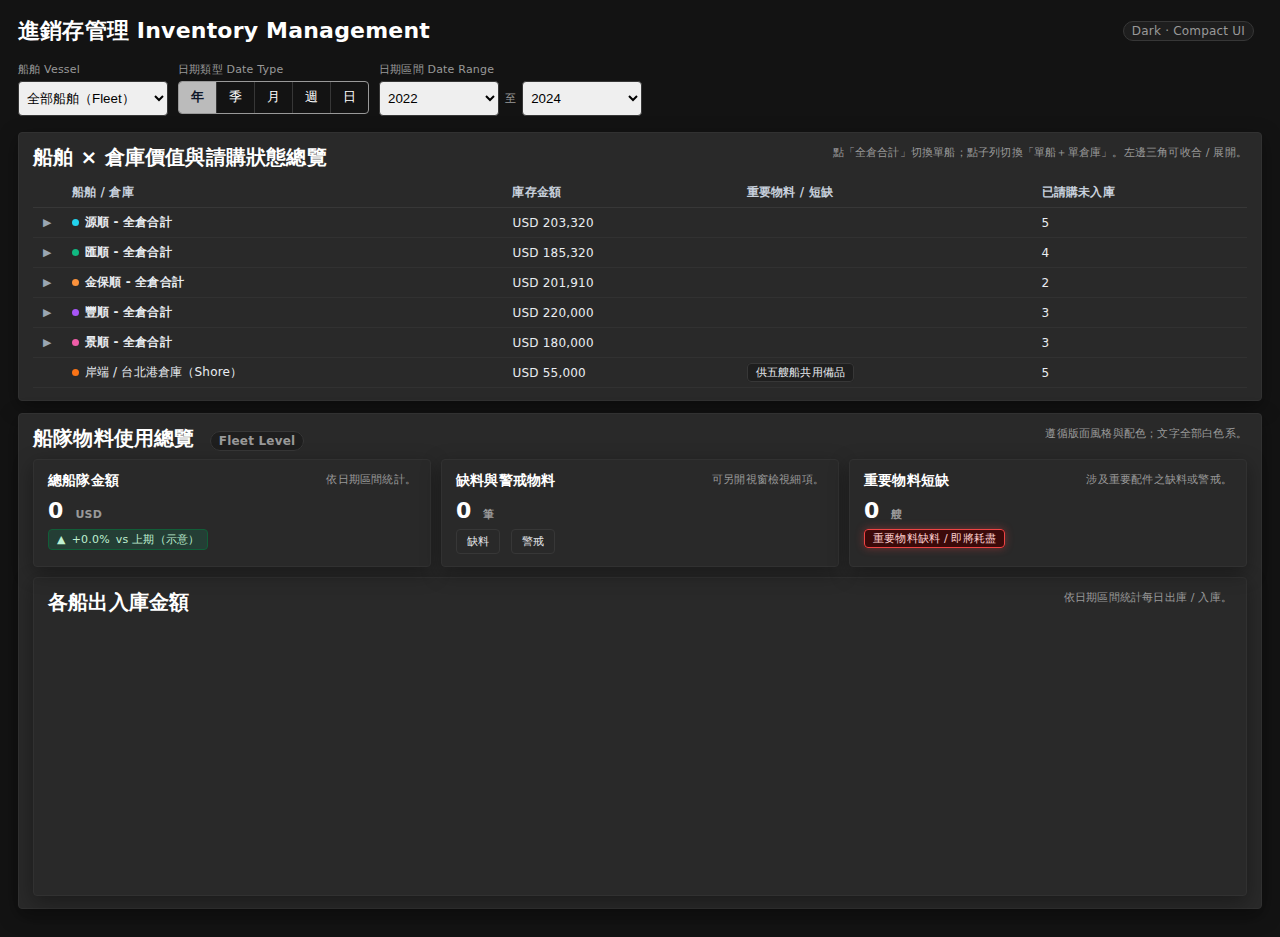
<file: index.html>
<!DOCTYPE html>
<html lang="zh-Hant">
<head>
  <meta charset="UTF-8" />
  <title>Inventory Insights - Fleet & Vessel Inventory Dashboard</title>
  <meta name="viewport" content="width=device-width, initial-scale=1" />

  <!-- jQuery & DataTables -->
  <script src="https://code.jquery.com/jquery-3.7.1.min.js"></script>
  <link rel="stylesheet" href="https://cdn.datatables.net/1.13.6/css/jquery.dataTables.min.css" />
  <script src="https://cdn.datatables.net/1.13.6/js/jquery.dataTables.min.js"></script>

  <!-- Highcharts -->
  <script src="https://code.highcharts.com/highcharts.js"></script>
  <script src="https://code.highcharts.com/highcharts-more.js"></script>
  <script src="https://code.highcharts.com/modules/exporting.js"></script>

  <style>
    /* ==== Theme tuned to the reference screenshot (dark, compact, green/orange) ==== */
    :root{
      --bg: #131313;           /* page background */
      --panel: #292929;        /* card/panel background */
      --panel-2: #1e1e1e;
      --border: #313131;
      --soft: #373737;
      --text:#ffffff;          /* main text white-ish */
      --muted: #999999;         /* secondary text */
      --green:#22c55e;         /* action/positive */
      --green-2:#10b981;
      --orange:#f59e0b;        /* warning bar color */
      --yellow:#fbbf24;
      --cyan:#22d3ee;
      --radius: .25rem;        /* per user's spec */
    }

    *{box-sizing:border-box}
    html,body{height:100%}
    body{
      margin:0;
      font-family: system-ui,-apple-system,BlinkMacSystemFont,"Segoe UI",Roboto,Arial;
      background:var(--bg);
      color:var(--text);
      font-size: 14px;
      letter-spacing:.2px;
    }

    /* ====== Header / Filters ====== */
    .wrap{max-width:1480px;margin:0 auto;padding:16px 18px 28px}
    .header{
      display:flex;align-items:center;justify-content:space-between;gap:12px;flex-wrap:wrap;margin-bottom:10px
    }
    .title{
      font-weight:700;
      font-size: 22px;
    }
    .subtitle{font-size:12px;color:var(--muted)}
    .chip{border:1px solid var(--soft);background:var(--panel-2);color: #999999;font-size: 12px;padding: .125rem .5rem;border-radius:999px;margin: .25rem .5rem;/* display: inline; */}

    .filters{display:flex;flex-wrap:wrap;gap:10px;margin: 1rem 0;}
    .fg{display:flex;flex-direction:column;gap:4px;font-size:11px;color:var(--muted)}
    select{
      min-width:150px;
      border-radius: .25rem;
      /* background:var(--panel); */
      /* color:var(--text); */
      border:1px solid var(--soft);
      padding: .5rem .25rem;
      /* font-size:12px; */
      outline:none;
    }

    .pill-switch{display:inline-flex;border:1px solid var(--muted);border-radius: .25rem;overflow:hidden; /* background:var(--panel); */}
    .pill-switch button{
      border:0;
      background:transparent;
      color: var(--text);
      padding: .4rem .75rem;
      /* font-size:12px; */
      cursor:pointer;
    }
    .pill-switch button+button{border-left:1px solid var(--soft)}
    .pill-switch .active{background:#bbbbbb;color:#0f172a;font-weight:600}

    .dr{display:flex;align-items:center;gap:6px}
    .dr select{min-width:120px}

    /* ====== Cards ====== */
    .card{background:var(--panel);border:1px solid var(--border);border-radius:var(--radius);padding:12px 14px;box-shadow:0 6px 20px rgba(0,0,0,.35)}
    .card+.card{/* margin-top:8px; */}
    .card-h{display:flex;align-items: flex-start;justify-content:space-between;margin-bottom:8px}
    .card-title{font-size: 20px;font-weight:700;line-height: 1.25;display: block;}
    .card-title-s{font-size: 14px;font-weight:700}
    .card-meta{font-size:11px;color:var(--muted)}

    .kpi{font-size:22px;font-weight:700;margin-top:4px}
    .kpi .unit{font-size:11px;color:var(--muted);margin-left:4px}
    .pill{display:inline-flex;align-items:center;gap:6px;font-size:11px;border-radius: .25rem;padding:2px 8px}
    .pill.ok{background:rgba(16,185,129,.15);border:1px solid #115e38;color:#bff0d1}
    .btn{border:1px solid var(--soft);background:transparent;color:#e5e7eb;border-radius: .25rem;padding:4px 10px;font-size:11px;cursor:pointer}
    .btn:hover{background:#0f1318}
    .btn.active{background:#e5e7eb;color:#0f172a;border-color:#e5e7eb}

    .grid{display:grid;gap:10px}
    .g-3{grid-template-columns:repeat(3,minmax(0,1fr))}
    .g-2{grid-template-columns:repeat(2,minmax(0,1fr))}
    @media (max-width:1100px){.g-3,.g-2{grid-template-columns:1fr}}

    /* ====== Snapshot Table (collapsible groups, no warehouse column) ====== */
    table{width:100%;border-collapse:collapse;font-size:12px}
    th,td{padding:6px 10px;text-align:left}
    th{color:#c7d0dc;border-bottom:1px solid var(--soft);white-space:nowrap;background:var(--panel)}
    td{border-bottom:1px solid var(--border);color:#e9edf2}
    tr:nth-child(even) td{background:var(--panel)}
    .row-group{background:var(--panel);cursor:pointer}
    .row-group:hover td{background:#20262f}
    .row-detail{display:none;cursor:pointer}
    .row-detail:hover td{background:#20262f}
    .arrow{width:22px;text-align:center;color:#9aa6b2;font-size:11px;cursor:pointer}
    .dot{width:7px;height:7px;border-radius:50%;display:inline-block;margin-right:6px}
    .d1{background:#22d3ee}.d2{background:#10b981}.d3{background:#fb923c}.d4{background:#a855f7}.d5{background:#ef5da8}.d6{background:#f97316}

    .tag{font-size:11px;padding:2px 8px;border-radius: .25rem;border:1px solid var(--soft);background:var(--panel-2)}
    .tag.red{border-color:#ef4444;background:#3b0a0a;color:#ffd0d0;box-shadow:0 0 8px rgba(239,68,68,.4)}
    .tag.yellow{border-color:#f59e0b;background:#3a2806;color:#ffd67c}
    .tag.green{border-color:#10b981;background:#0b2f23;color:#c9ffed}

    .hc{height:240px}
    .hc-tall{height:260px}

    /* ====== DataTables – dark + sharp corners ====== */
    .dataTables_wrapper{color:#c7d0dc;font-size:11px;border-radius:0}
    .dataTables_wrapper .dataTables_length select,
    .dataTables_wrapper .dataTables_filter input{
      background:var(--panel);border:1px solid var(--soft);color:#e9edf2;border-radius:0;padding:2px 6px;font-size:11px
    }
    .dataTables_wrapper .dataTables_paginate .paginate_button{
      background:var(--panel);border:1px solid var(--soft)!important;color:#e9edf2!important;border-radius:0!important;padding:2px 6px!important;margin:0 2px!important
    }
    .dataTables_wrapper .dataTables_paginate .paginate_button.current{
      background:#e5e7eb!important;color:#0f172a!important;border-color:#e5e7eb!important
    }

    /* ===== Modal ===== */
    .backdrop{position:fixed;inset:0;background:rgba(0,0,0,.6);display:none;justify-content:center;align-items:flex-start;padding-top:60px;z-index:50}
    .modal{width: 1200px;max-width:96%;background:var(--panel);border:1px solid var(--border);border-radius:var(--radius);box-shadow:0 24px 64px rgba(0,0,0,.6);padding:12px 14px 16px}
    .modal-h{display:flex;align-items:center;justify-content:space-between;margin-bottom:8px}
    .m-title{font-size: 20px;margin-bottom: .25rem;font-weight:700}
    .m-sub{font-size:11px;color:var(--muted)}
    .close{background:transparent;border:0;color:#93a1b2;font-size:18px;cursor:pointer}

  </style>
</head>
<body>
<div class="wrap">

  <!-- Header -->
  <div class="header">
    <div>
      <div class="title">進銷存管理 Inventory Management</div>
      <!-- <div class="subtitle">遵循既有版面風格（深色、綠／橘重點）、字級與間距；所有文字白色系，DataTables 僅直角。</div> -->
    </div>
    <div class="chip">Dark · Compact UI</div>
  </div>

  <!-- Filters -->
  <div class="filters">
    <div class="fg">
      <span>船舶 Vessel</span>
      <select id="vesselFilter">
        <option value="ALL">全部船舶（Fleet）</option>
        <option value="YUANSHUN">源順</option>
        <option value="WEISHUN">匯順</option>
        <option value="JINBAO">金保順</option>
        <option value="FENGSHUN">豐順</option>
        <option value="JINGSHUN">景順</option>
        <option value="SHORE">岸端倉庫（Shore）</option>
      </select>
    </div>

    <div class="fg">
      <span>日期類型 Date Type</span>
      <div class="pill-switch" id="dateType">
        <button class="active" data-type="year">年</button>
        <button data-type="quarter">季</button>
        <button data-type="month">月</button>
        <button data-type="week">週</button>
        <button data-type="day">日</button>
      </div>
    </div>

    <div class="fg">
      <span>日期區間 Date Range</span>

      <!-- Year -->
      <div class="dr dr-g" data-type="year">
        <select id="yearFrom"><option value="0" selected>2022</option><option value="1">2023</option><option value="2">2024</option></select>
        <span>至</span>
        <select id="yearTo"><option value="0">2022</option><option value="1">2023</option><option value="2" selected>2024</option></select>
      </div>

      <!-- Quarter -->
      <div class="dr dr-g" data-type="quarter" style="display:none">
        <select id="yearFrom-"><option value="2" selected>2024</option></select>
        <select id="qFrom">
          <option value="0" selected>第1季</option><option value="1">第2季</option><option value="2">第3季</option><option value="3">第4季</option>
        </select>
        <span>至</span>
        <select id="yearTo-"><option value="2" selected>2024</option></select>
        <select id="qTo">
          <option value="0">第1季</option><option value="1">第2季</option><option value="2">第3季</option><option value="3" selected>第4季</option>
        </select>
      </div>

      <!-- Month -->
      <div class="dr dr-g" data-type="month" style="display:none">
        <select id="yearFrom--"><option value="2" selected>2024</option></select>
        <select id="mFrom">
          <option value="0" selected>01 月</option><option value="1">02 月</option><option value="2">03 月</option><option value="3">04 月</option>
          <option value="4">05 月</option><option value="5">06 月</option><option value="6">07 月</option><option value="7">08 月</option>
          <option value="8">09 月</option><option value="9">10 月</option><option value="10">11 月</option><option value="11">12 月</option>
        </select>
        <span>至</span>
        <select id="yearTo--"><option value="2" selected>2024</option></select>
        <select id="mTo">
          <option value="0">01 月</option><option value="1">02 月</option><option value="2">03 月</option><option value="3">04 月</option>
          <option value="4">05 月</option><option value="5">06 月</option><option value="6">07 月</option><option value="7">08 月</option>
          <option value="8">09 月</option><option value="9">10 月</option><option value="10">11 月</option><option value="11" selected>12 月</option>
        </select>
      </div>

      <!-- Week -->
      <div class="dr dr-g" data-type="week" style="display:none">
        <select id="yearFrom---"><option value="2" selected>2024</option></select>
        <select id="wFrom">
          <option value="0" selected>第 41 週</option><option value="1">第 42 週</option><option value="2">第 43 週</option><option value="3">第 44 週</option>
          <option value="4">第 45 週</option><option value="5">第 46 週</option><option value="6">第 47 週</option><option value="7">第 48 週</option>
          <option value="8">第 49 週</option><option value="9">第 50 週</option><option value="10">第 51 週</option><option value="11">第 52 週</option>
        </select>
        <span>至</span>
        <select id="yearTo----"><option value="2" selected>2024</option></select>
        <select id="wTo">
          <option value="0">第 41 週</option><option value="1">第 42 週</option><option value="2">第 43 週</option><option value="3">第 44 週</option>
          <option value="4">第 45 週</option><option value="5">第 46 週</option><option value="6">第 47 週</option><option value="7">第 48 週</option>
          <option value="8">第 49 週</option><option value="9">第 50 週</option><option value="10">第 51 週</option><option value="11" selected>第 52 週</option>
        </select>
      </div>

      <!-- Day -->
      <div class="dr dr-g" data-type="day" style="display:none">
        <select id="yearFrom-----"><option value="2" selected>2024</option></select>
        <select id="dFrom">
          <option value="0" selected>11/01</option><option value="1">11/02</option><option value="2">11/03</option><option value="3">11/04</option>
          <option value="4">11/05</option><option value="5">11/06</option><option value="6">11/07</option><option value="7">11/08</option>
          <option value="8">11/09</option><option value="9">11/10</option><option value="10">11/11</option><option value="11" >11/12</option>
        </select>
        <span>至</span>
        <select id="yearTo-----"><option value="2" selected>2024</option></select>
        <select id="dTo">
          <option value="0">11/01</option><option value="1">11/02</option><option value="2">11/03</option><option value="3">11/04</option>
          <option value="4">11/05</option><option value="5">11/06</option><option value="6">11/07</option><option value="7">11/08</option>
          <option value="8">11/09</option><option value="9">11/10</option><option value="10">11/11</option><option value="11" selected>11/12</option>
        </select>
      </div>
    </div>
  </div>

  <!-- Snapshot (collapsible, click to scope) -->
  <div class="card" style="margin-bottom:12px">
    <div class="card-h">
      <div class="card-title">船舶 × 倉庫價值與請購狀態總覽</div>
      <div class="card-meta">點「全倉合計」切換單船；點子列切換「單船＋單倉庫」。左邊三角可收合 / 展開。</div>
    </div>
    <table id="snapshot">
      <thead><tr>
        <th style="width:22px"></th>
        <th>船舶 / 倉庫</th>
        <th>庫存金額</th>
        <th>重要物料 / 短缺</th>
        <th>已請購未入庫</th>
      </tr></thead>
      <tbody>
        <!-- 源順 -->
        <tr class="row-group" data-group="YUANSHUN" data-vessel="YUANSHUN" data-expanded="0">
          <td class="arrow">▶</td>
          <td><span class="dot d1"></span><b>源順 - 全倉合計</b></td>
          <td>USD 203,320</td>
          <td class="g-st"></td>
          <td>5</td>
        </tr>
        <tr class="row-detail" data-group="YUANSHUN" data-vessel="YUANSHUN" data-warehouse="DECK">
          <td></td><td style="padding-left:26px">└ 甲板 Deck</td><td>USD 62,430</td><td><span class="tag yellow">1 接近最低庫存</span></td><td>2</td>
        </tr>
        <tr class="row-detail" data-group="YUANSHUN" data-vessel="YUANSHUN" data-warehouse="ENGINE">
          <td></td><td style="padding-left:26px">└ 機艙 Engine</td><td>USD 122,890</td><td><span class="tag red">1 重要物料缺料</span></td><td>3</td>
        </tr>

        <!-- 匯順 -->
        <tr class="row-group" data-group="WEISHUN" data-vessel="WEISHUN" data-expanded="0">
          <td class="arrow">▶</td>
          <td><span class="dot d2"></span><b>匯順 - 全倉合計</b></td>
          <td>USD 185,320</td>
          <td class="g-st"></td>
          <td>4</td>
        </tr>
        <tr class="row-detail" data-group="WEISHUN" data-vessel="WEISHUN" data-warehouse="DECK">
          <td></td><td style="padding-left:26px">└ 甲板 Deck</td><td>USD 55,200</td><td><span class="tag green">正常</span></td><td>1</td>
        </tr>
        <tr class="row-detail" data-group="WEISHUN" data-vessel="WEISHUN" data-warehouse="ENGINE">
          <td></td><td style="padding-left:26px">└ 機艙 Engine</td><td>USD 97,880</td><td><span class="tag yellow">1 接近最低庫存</span></td><td>3</td>
        </tr>

        <!-- 金保順 -->
        <tr class="row-group" data-group="JINBAO" data-vessel="JINBAO" data-expanded="0">
          <td class="arrow">▶</td>
          <td><span class="dot d3"></span><b>金保順 - 全倉合計</b></td>
          <td>USD 201,910</td>
          <td class="g-st"></td>
          <td>2</td>
        </tr>
        <tr class="row-detail" data-group="JINBAO" data-vessel="JINBAO" data-warehouse="DECK">
          <td></td><td style="padding-left:26px">└ 甲板 Deck</td><td>USD 44,920</td><td><span class="tag green">正常</span></td><td>1</td>
        </tr>
        <tr class="row-detail" data-group="JINBAO" data-vessel="JINBAO" data-warehouse="ENGINE">
          <td></td><td style="padding-left:26px">└ 機艙 Engine</td><td>USD 81,300</td><td><span class="tag">監控中</span></td><td>1</td>
        </tr>

        <!-- 豐順 -->
        <tr class="row-group" data-group="FENGSHUN" data-vessel="FENGSHUN" data-expanded="0">
          <td class="arrow">▶</td>
          <td><span class="dot d4"></span><b>豐順 - 全倉合計</b></td>
          <td>USD 220,000</td>
          <td class="g-st"></td>
          <td>3</td>
        </tr>
        <tr class="row-detail" data-group="FENGSHUN" data-vessel="FENGSHUN" data-warehouse="DECK">
          <td></td><td style="padding-left:26px">└ 甲板 Deck</td><td>USD 52,780</td><td><span class="tag green">正常</span></td><td>1</td>
        </tr>
        <tr class="row-detail" data-group="FENGSHUN" data-vessel="FENGSHUN" data-warehouse="ENGINE">
          <td></td><td style="padding-left:26px">└ 機艙 Engine</td><td>USD 103,420</td><td><span class="tag yellow">1 接近最低庫存</span></td><td>2</td>
        </tr>

        <!-- 景順 -->
        <tr class="row-group" data-group="JINGSHUN" data-vessel="JINGSHUN" data-expanded="0">
          <td class="arrow">▶</td>
          <td><span class="dot d5"></span><b>景順 - 全倉合計</b></td>
          <td>USD 180,000</td>
          <td class="g-st"></td>
          <td>3</td>
        </tr>
        <tr class="row-detail" data-group="JINGSHUN" data-vessel="JINGSHUN" data-warehouse="DECK">
          <td></td><td style="padding-left:26px">└ 甲板 Deck</td><td>USD 38,600</td><td><span class="tag green">正常</span></td><td>1</td>
        </tr>
        <tr class="row-detail" data-group="JINGSHUN" data-vessel="JINGSHUN" data-warehouse="ENGINE">
          <td></td><td style="padding-left:26px">└ 機艙 Engine</td><td>USD 79,800</td><td><span class="tag yellow">1 接近最低庫存</span></td><td>2</td>
        </tr>

        <!-- 岸倉 -->
        <tr class="row-group" data-group="SHORE" data-vessel="SHORE" data-expanded="0">
          <td class="arrow"></td>
          <td><span class="dot d6"></span>岸端 / 台北港倉庫（Shore）</td>
          <td>USD 55,000</td>
          <td><span class="tag">供五艘船共用備品</span></td>
          <td>5</td>
        </tr>
      </tbody>
    </table>
  </div>

  <!-- Views -->
  <div class="card">
    <div id="fleetView">
      <div class="card-h">
        <div class="card-title">船隊物料使用總覽 <span class="chip">Fleet Level</span></div>
        <div class="card-meta">遵循版面風格與配色；文字全部白色系。</div>
      </div>

      <div class="grid g-3">
        <div class="card">
          <div class="card-h"><div class="card-title-s">總船隊金額</div><div class="card-meta">依日期區間統計。</div></div>
          <div class="kpi"><span id="fleetTotalAmount">0</span> <span class="unit">USD</span></div>
          <div class="pill ok" style="margin-top:6px">▲ <span id="fleetTotalChange">+0.0%</span> vs 上期（示意）</div>
        </div>

        <div class="card">
          <div class="card-h"><div class="card-title-s">缺料與警戒物料</div><div class="card-meta">可另開視窗檢視細項。</div></div>
          <div class="kpi"><span id="criticalTotalCount">0</span> <span class="unit">筆</span></div>
          <div style="margin-top:6px"><button id="btnOpenCritical" class="btn">缺料</button> <button id="btnOpenWarning" class="btn" style="margin-left:6px">警戒</button></div>
        </div>

        <div class="card">
          <div class="card-h"><div class="card-title-s">重要物料短缺</div><div class="card-meta">涉及重要配件之缺料或警戒。</div></div>
          <div class="kpi"><span id="importantVesselCount">0</span> <span class="unit">艘</span></div>
          <div style="margin-top:6px"><span class="tag red">重要物料缺料 / 即將耗盡</span></div>
        </div>
      </div>

      <div class="card" style="margin-top:10px">
        <div class="card-h"><div class="card-title">各船出入庫金額</div><div class="card-meta">依日期區間統計每日出庫 / 入庫。</div></div>
        <div id="fleetInOutChart" class="hc-tall"></div>
      </div>
    </div>

    <div id="vesselView" style="display:none">
      <div class="card-h">
        <div class="card-title">單船物料與資金視角<span class="chip" id="vesselScopeChip">Per Vessel</span></div>
        <div class="card-meta" id="vesselScopeDesc">目前範圍：源順 / 全倉。</div>
      </div>

      <div class="card">
        <div class="card-h"><div class="card-title-s">本船倉庫總額 </div><div class="card-meta" id="vesselScopeLabelRight">目前範圍：全倉</div></div>
        <div class="kpi" id="vesselTotalAmount">USD 0</div>
        <div class="card-meta" id="vesselSubBreakdown" style="margin-top:6px">甲板 Deck：USD 0 ｜ 機艙 Engine：USD 0</div>
      </div>

      <div class="grid g-2" style="margin-top:.75rem">
        <div class="card">
          <div class="card-h"><div class="card-title">出入庫金額走勢</div><div class="card-meta" id="vesselInOutCaption">依目前船舶＋倉庫範圍。</div></div>
          <div id="vesselInOutChart" class="hc-tall"></div>
        </div>
        <div class="card">
          <div class="card-h"><div class="card-title" id="vesselPieTitle">本船資金結構</div><div class="card-meta" id="vesselPieMeta">全倉：甲板 / 機艙；單倉：物料 / 配件 / 維修。</div></div>
          <div id="vesselCapitalChart" class="hc"></div>
        </div>
      </div>

        <div class="card" style="margin-top:.75rem">
          <div class="card-h"><div class="card-title">庫存總表</div><div class="card-meta">倉庫 × 分類（含維修）。</div></div>
          <table id="inventorySummaryTable" class="display" style="width:100%">
            <thead><tr><th>倉庫 / 區域</th><th>分類</th><th>品項數</th><th>庫存件數</th><th>庫存金額</th></tr></thead>
            <tbody></tbody>
          </table>
        </div>
        <div class="card" style="margin-top:.75rem">
          <div class="card-h"><div class="card-title">已請購未入庫</div><div class="card-meta">僅顯示目前「船舶＋倉庫」。</div></div>
          <table id="openPrTable" class="display" style="width:100%">
            <thead><tr><th>請購單號</th><th>物料</th><th>船舶</th><th>倉庫</th><th>金額</th><th>請購狀態</th><th>請購日期</th><th>預計到貨</th></tr></thead>
            <tbody></tbody>
          </table>
        </div>
    </div>
  </div>

</div>

<!-- Critical modal -->
<div class="backdrop" id="criticalModal">
  <div class="modal">
    <div class="modal-h">
      <div>
        <div class="m-title">缺料與警戒物料 · Critical & Warning</div>
        <div class="m-sub">可切換「缺料 / 警戒」，顯示已請購／未請購、重要配件註記與請購日期。</div>
      </div>
      <button class="close" id="criticalClose">✕</button>
    </div>
    <div style="margin:6px 0 8px">
      <button id="criticalTabShortage" class="btn active">缺料</button>
      <button id="criticalTabWarning" class="btn" style="margin-left:6px">警戒</button>
    </div>
    <table id="criticalTable" class="display" style="width:100%">
      <thead><tr><th>狀態</th><th>船舶</th><th>倉庫</th><th>物料</th><th>重要配件</th><th>請購狀態</th><th>請購日期</th><th>備註</th></tr></thead>
      <tbody></tbody>
    </table>
  </div>
</div>

<script>
/* ===== Data ===== */
const timeCategories={
  year:['2022','2023','2024'],
  quarter:['2024Q1','2024Q2','2024Q3','2024Q4'],
  month:['01','02','03','04','05','06','07','08','09','10','11','12'],
  week:['41','42','43','44','45','46','47','48','49','50','51','52'],
  day:['11/01','11/02','11/03','11/04','11/05','11/06','11/07','11/08','11/09','11/10','11/11','11/12']
};

const fleetInOutBase={
  out:[1500,2200,3100,3600,3900,4300,1800,3200,3600,4050,4400,4800],
  in:[800,1200,1900,2100,2300,2600,900,1700,1900,2100,2250,2500]
};
const fleetYear={out:[12000,14500,17500], in:[7000,8300,9600]};
const fleetQuarter={out:[6000,7200,8100,9200], in:[3500,3900,4200,4600]};

const vesselsMeta={
  YUANSHUN:{name:'源順', deckAmount:62430, engineAmount:122890},
  WEISHUN:{name:'匯順', deckAmount:55200, engineAmount:97880},
  JINBAO:{name:'金保順', deckAmount:44920, engineAmount:81300},
  FENGSHUN:{name:'豐順', deckAmount:52780, engineAmount:103420},
  JINGSHUN:{name:'景順', deckAmount:38600, engineAmount:79800},
  SHORE:{name:'岸端倉庫', deckAmount:0, engineAmount:55000}
};

const vesselInOutBase={
  YUANSHUN:{
    DECK:{out:[300,400,500,600,700,800,200,400,500,550,600,650], in:[200,250,300,350,400,450,150,230,260,280,320,340]},
    ENGINE:{out:[600,800,1000,1100,1200,1500,700,1200,1300,1400,1600,1800], in:[400,500,650,700,750,900,450,700,800,900,950,1100]}
  },
  WEISHUN:{
    DECK:{out:[200,260,280,300,320,350,160,200,240,260,280,300], in:[150,180,200,220,230,250,120,160,170,190,200,210]},
    ENGINE:{out:[400,450,500,550,600,650,300,420,440,460,500,540], in:[220,240,260,280,300,320,160,210,220,230,240,260]}
  },
  JINBAO:{
    DECK:{out:[240,260,280,300,320,340,200,220,240,260,280,300], in:[160,180,190,210,220,230,140,150,160,170,180,190]},
    ENGINE:{out:[500,540,580,620,660,700,320,380,420,460,500,540], in:[260,280,300,320,340,360,180,220,240,260,280,300]}
  },
  FENGSHUN:{
    DECK:{out:[260,280,300,320,340,360,180,220,260,280,300,320], in:[170,180,200,210,230,240,140,150,170,180,190,210]},
    ENGINE:{out:[520,560,600,640,680,720,340,420,440,480,520,560], in:[270,290,310,330,350,370,190,230,250,270,290,310]}
  },
  JINGSHUN:{
    DECK:{out:[220,240,260,280,300,320,160,200,220,240,260,280], in:[150,160,180,190,210,220,130,140,150,170,180,190]},
    ENGINE:{out:[480,520,560,600,640,680,320,380,420,440,480,520], in:[250,270,290,310,330,350,180,220,240,260,280,300]}
  }
};

const inventoryRows=[
  {vessel:'YUANSHUN',warehouse:'DECK',warehouseLabel:'源順 - 甲板倉庫',category:'物料',skus:80,qty:1500,amount:22000},
  {vessel:'YUANSHUN',warehouse:'DECK',warehouseLabel:'源順 - 甲板倉庫',category:'配件',skus:60,qty:900,amount:18000},
  {vessel:'YUANSHUN',warehouse:'DECK',warehouseLabel:'源順 - 甲板倉庫',category:'維修',skus:20,qty:400,amount:22430},
  {vessel:'YUANSHUN',warehouse:'ENGINE',warehouseLabel:'源順 - 機艙倉庫',category:'物料',skus:100,qty:1800,amount:42000},
  {vessel:'YUANSHUN',warehouse:'ENGINE',warehouseLabel:'源順 - 機艙倉庫',category:'配件',skus:60,qty:800,amount:28000},
  {vessel:'YUANSHUN',warehouse:'ENGINE',warehouseLabel:'源順 - 機艙倉庫',category:'維修',skus:80,qty:1380,amount:52890},
  {vessel:'WEISHUN',warehouse:'DECK',warehouseLabel:'匯順 - 甲板倉庫',category:'物料',skus:90,qty:1700,amount:25000},
  {vessel:'WEISHUN',warehouse:'DECK',warehouseLabel:'匯順 - 甲板倉庫',category:'維修',skus:35,qty:600,amount:30200},
  {vessel:'WEISHUN',warehouse:'ENGINE',warehouseLabel:'匯順 - 機艙倉庫',category:'物料',skus:150,qty:2400,amount:52000},
  {vessel:'WEISHUN',warehouse:'ENGINE',warehouseLabel:'匯順 - 機艙倉庫',category:'配件',skus:70,qty:900,amount:45880},
  {vessel:'JINBAO',warehouse:'DECK',warehouseLabel:'金保順 - 甲板倉庫',category:'物料',skus:100,qty:1800,amount:27000},
  {vessel:'JINBAO',warehouse:'DECK',warehouseLabel:'金保順 - 甲板倉庫',category:'配件',skus:40,qty:600,amount:17920},
  {vessel:'JINBAO',warehouse:'ENGINE',warehouseLabel:'金保順 - 機艙倉庫',category:'物料',skus:180,qty:2800,amount:54000},
  {vessel:'JINBAO',warehouse:'ENGINE',warehouseLabel:'金保順 - 機艙倉庫',category:'維修',skus:60,qty:900,amount:27300},
  {vessel:'SHORE',warehouse:'SHORE',warehouseLabel:'台北港倉庫（Shore）',category:'物料',skus:85,qty:1200,amount:18000}
];

const prRows=[
  {id:'PR-2024-00123',item:'Main Engine Fuel Filter',vesselKey:'YUANSHUN',vessel:'源順',warehouse:'ENGINE',warehouseLabel:'源順 - 機艙',amount:12500,prStatus:'已請購',prDate:'2024/03/05',eta:'2024/03/18'},
  {id:'PR-2024-00178',item:'Deck Paint (Anti-corrosion)',vesselKey:'YUANSHUN',vessel:'源順',warehouse:'DECK',warehouseLabel:'源順 - 甲板',amount:4200,prStatus:'已請購',prDate:'2024/03/08',eta:'2024/03/26'},
  {id:'PR-2024-00189',item:'Safety Gloves',vesselKey:'WEISHUN',vessel:'匯順',warehouse:'DECK',warehouseLabel:'匯順 - 甲板',amount:2150,prStatus:'已請購',prDate:'2024/03/10',eta:'2024/04/02'},
  {id:'PR-2024-00201',item:'Spare Pump Seal Kit',vesselKey:'JINBAO',vessel:'金保順',warehouse:'ENGINE',warehouseLabel:'金保順 - 機艙',amount:6800,prStatus:'已請購',prDate:'2024/03/12',eta:'2024/04/05'},
  {id:'PR-2024-00216',item:'Navigational Bulbs',vesselKey:'FENGSHUN',vessel:'豐順',warehouse:'DECK',warehouseLabel:'豐順 - 甲板',amount:1050,prStatus:'已請購',prDate:'2024/03/14',eta:'2024/04/09'},
  {id:'PR-2024-00225',item:'Cylinder Oil (Barrel)',vesselKey:'SHORE',vessel:'岸端倉庫',warehouse:'SHORE',warehouseLabel:'台北港倉庫',amount:9600,prStatus:'已請購',prDate:'2024/03/15',eta:'2024/04/12'}
];

const criticalRows=[
  {status:'缺料',vesselKey:'YUANSHUN',vessel:'源順',warehouse:'ENGINE',warehouseLabel:'機艙',item:'LO Filter Element',important:false,prStatus:'未請購',prDate:'',remark:'主機潤滑油過濾器，建議立即請購。',index:5},
  {status:'缺料',vesselKey:'JINBAO',vessel:'金保順',warehouse:'DECK',warehouseLabel:'甲板',item:'Mooring Rope',important:true,prStatus:'已請購',prDate:'2024/03/02',remark:'重要繫纜索具，已請購待到貨。',index:3},
  {status:'缺料',vesselKey:'WEISHUN',vessel:'匯順',warehouse:'DECK',warehouseLabel:'甲板',item:'Safety Gloves',important:false,prStatus:'已請購',prDate:'2024/03/01',remark:'PPE 消耗品。',index:4},
  {status:'警戒',vesselKey:'YUANSHUN',vessel:'源順',warehouse:'DECK',warehouseLabel:'甲板',item:'Deck Paint',important:false,prStatus:'已請購',prDate:'2024/03/08',remark:'防腐漆，庫存接近最低。',index:2},
  {status:'警戒',vesselKey:'FENGSHUN',vessel:'豐順',warehouse:'ENGINE',warehouseLabel:'機艙',item:'Spare Pump Kit',important:true,prStatus:'未請購',prDate:'',remark:'關鍵備品，建議優先請購。',index:6}
];

/* ===== Helpers ===== */
let currentDateType='year';
let currentWarehouseScope='ALL'; // ALL/DECK/ENGINE/SHORE
function getRange(){
  let f=0,t=0;
  if(currentDateType==='year'){f=+$('#yearFrom').val();t=+$('#yearTo').val()}
  if(currentDateType==='quarter'){f=+$('#qFrom').val();t=+$('#qTo').val()}
  if(currentDateType==='month'){f=+$('#mFrom').val();t=+$('#mTo').val()}
  if(currentDateType==='week'){f=+$('#wFrom').val();t=+$('#wTo').val()}
  if(currentDateType==='day'){f=+$('#dFrom').val();t=+$('#dTo').val()}
  if(f>t){let tmp=f;f=t;t=tmp}
  return {from:f,to:t}
}
function cut(arr,f,t){return arr.slice(f,t+1)}

/* ===== Highcharts defaults matching theme ===== */
Highcharts.setOptions({
  chart:{backgroundColor: '#292929',style:{fontFamily:'system-ui,-apple-system,"Segoe UI",Roboto,Arial'}},
  title:{text:''},credits:{enabled:false},
  legend:{itemStyle:{color:'#e8edf4',fontSize:'12px'}},
  xAxis:{lineColor:'#394150',tickColor:'#394150',labels:{style:{color:'#ffffff',fontSize:'12px'}}},
  yAxis:{gridLineColor:'#292929',labels:{style:{color:'#ffffff',fontSize:'14px'}},title:{text:null}},
  tooltip:{backgroundColor:'#292929',borderColor:'#394150',style:{color:'#ffffff',fontSize:'12px'}},
  colors:['#10b981','#22d3ee','#f59e0b','#fbbf24','#60a5fa','#c084fc']
});

let fleetChart, vesselInOutChart, vesselPieChart, invDT, prDT, critDT;

/* ===== Init charts and tables ===== */
function initCharts(){
  fleetChart=Highcharts.chart('fleetInOutChart',{
    chart:{type:'column'},plotOptions:{column:{borderWidth:0,stacking:'normal'}},
    xAxis:{categories:[]},
    series:[{name:'出庫 Out',data:[]},{name:'入庫 In',data:[]}]
  });
  vesselInOutChart=Highcharts.chart('vesselInOutChart',{
    chart:{type:'column'},xAxis:{categories:[]},plotOptions:{column:{borderWidth:0}},
    series:[{name:'Deck - 出庫 Out',data:[]},{name:'Deck - 入庫 In',data:[]},{name:'Engine - 出庫 Out',data:[]},{name:'Engine - 入庫 In',data:[]}]
  });
  vesselPieChart=Highcharts.chart('vesselCapitalChart',{
    chart:{type:'pie'},plotOptions:{pie:{innerSize:'55%',dataLabels:{enabled:true,style:{color:'#e9edf2',textOutline:'none',fontSize:'11px'},
      formatter(){return this.point.name+'<br/>USD '+Highcharts.numberFormat(this.y,0)}}}},
    series:[{name:'Value',data:[]}]
  });
}
function initTables(){
  invDT=$('#inventorySummaryTable').DataTable({paging:false,searching:false,info:false,ordering:true,language:{url:'https://cdn.datatables.net/plug-ins/1.13.6/i18n/zh-HANT.json'}});
  prDT=$('#openPrTable').DataTable({paging:true,pageLength:5,lengthChange:false,searching:true,ordering:true,language:{url:'https://cdn.datatables.net/plug-ins/1.13.6/i18n/zh-HANT.json'}});
  critDT=$('#criticalTable').DataTable({paging:true,pageLength:10,lengthChange:false,searching:true,ordering:true,language:{url:'https://cdn.datatables.net/plug-ins/1.13.6/i18n/zh-HANT.json'}});
}

/* ===== Fleet update ===== */
function updateFleet(){
  const {from,to}=getRange(); let cats=[],out=[],inn=[];
  if(currentDateType==='year'){cats=timeCategories.year.slice(from,to+1);out=cut(fleetYear.out,from,to);inn=cut(fleetYear.in,from,to)}
  else if(currentDateType==='quarter'){cats=timeCategories.quarter.slice(from,to+1);out=cut(fleetQuarter.out,from,to);inn=cut(fleetQuarter.in,from,to)}
  else {const all=timeCategories[currentDateType];cats=all.slice(from,to+1);out=cut(fleetInOutBase.out,from,to);inn=cut(fleetInOutBase.in,from,to)}
  const total=out.reduce((a,b)=>a+b,0)+inn.reduce((a,b)=>a+b,0);
  $('#fleetTotalAmount').text(Highcharts.numberFormat(total,0));
  $('#fleetTotalChange').text(((total/(total*0.88)-1)*100).toFixed(1)+'%');
  fleetChart.xAxis[0].setCategories(cats,false);
  fleetChart.series[0].setData(out,false);
  fleetChart.series[1].setData(inn,false);
  fleetChart.redraw();

  const filtered=criticalRows.filter(r=>r.index>=from && r.index<=to);
  $('#criticalTotalCount').text(filtered.length);
  const importantVessels=new Set(filtered.filter(r=>r.important).map(r=>r.vesselKey));
  $('#importantVesselCount').text(importantVessels.size);
}

/* ===== Vessel update ===== */
function updateVessel(){
  const vKey=$('#vesselFilter').val(); const meta=vesselsMeta[vKey]; if(!meta) return;
  const isAll=(currentWarehouseScope==='ALL'); const isSingle=(currentWarehouseScope==='DECK'||currentWarehouseScope==='ENGINE');

  $('#vesselScopeChip').text(vKey==='SHORE'?'Shore Only':(isAll?'Per Vessel · 全倉庫':'Per Vessel · 單倉庫'));
  $('#vesselScopeDesc').text(vKey==='SHORE'?'目前範圍：岸端倉庫（獨立）':(isAll?`目前範圍：${meta.name} / 甲板＋機艙。`:`目前範圍：${meta.name} / ${(currentWarehouseScope==='DECK'?'甲板':'機艙')}。`));

  let deck=meta.deckAmount||0, eng=meta.engineAmount||0, scope=0;
  if(vKey==='SHORE'){ scope=deck+eng; deck=0; }
  else if(isAll){ scope=deck+eng; }
  else if(currentWarehouseScope==='DECK'){ scope=deck; eng=0; }
  else if(currentWarehouseScope==='ENGINE'){ scope=eng; deck=0; }
  $('#vesselTotalAmount').text('USD '+Highcharts.numberFormat(scope,0));
  $('#vesselSubBreakdown').text(`甲板 Deck：USD ${Highcharts.numberFormat(deck,0)} ｜ 機艙 Engine：USD ${Highcharts.numberFormat(eng,0)}`);
  $('#vesselScopeLabelRight').text(vKey==='SHORE'?'目前範圍：Shore':(isAll?'目前範圍：全倉':'目前範圍：單倉庫'));

  const {from,to}=getRange();
  const base=timeCategories[(currentDateType==='year'||currentDateType==='quarter')?'month':currentDateType];
  const cats=base.slice(from,to+1);
  vesselInOutChart.xAxis[0].setCategories(cats,false);

  if(vKey==='SHORE'){
    vesselInOutChart.update({series:[{name:'Shore - 出庫 Out',data:cut(fleetInOutBase.out,from,to)},{name:'Shore - 入庫 In',data:cut(fleetInOutBase.in,from,to)},{name:'',data:[]},{name:'',data:[]}]},false);
  }else if(isSingle){
    const wh=vesselInOutBase[vKey][currentWarehouseScope];
    vesselInOutChart.update({series:[
      {name:`${currentWarehouseScope==='DECK'?'Deck':'Engine'} - 出庫 Out`,data:cut(wh.out,from,to)},
      {name:`${currentWarehouseScope==='DECK'?'Deck':'Engine'} - 入庫 In`,data:cut(wh.in,from,to)},
      {name:'',data:[]},{name:'',data:[]}
    ]},false);
  }else{
    const d=vesselInOutBase[vKey].DECK, e=vesselInOutBase[vKey].ENGINE;
    vesselInOutChart.update({series:[
      {name:'Deck - 出庫 Out',data:cut(d.out,from,to)},
      {name:'Deck - 入庫 In',data:cut(d.in,from,to)},
      {name:'Engine - 出庫 Out',data:cut(e.out,from,to)},
      {name:'Engine - 入庫 In',data:cut(e.in,from,to)}
    ]},false);
  }
  vesselInOutChart.redraw();

  if(isSingle && vKey!=='SHORE'){
    $('#vesselPieTitle').text('倉庫分類金額結構');
    $('#vesselPieMeta').text('單倉視角：物料 / 配件 / 維修。');
    const r=inventoryRows.filter(x=>x.vessel===vKey && x.warehouse===currentWarehouseScope);
    vesselPieChart.series[0].setData(r.map(x=>({name:x.category,y:x.amount})),true);
  }else{
    $('#vesselPieTitle').text('本船資金結構');
    $('#vesselPieMeta').text('全倉：甲板 / 機艙；岸端視角為其總額。');
    vesselPieChart.series[0].setData([{name:'Deck',y:meta.deckAmount||0},{name:'Engine',y:meta.engineAmount||0}],true);
  }

  if(invDT){
    invDT.clear();
    let rows=inventoryRows.filter(x=>x.vessel===vKey);
    if(isSingle) rows=rows.filter(x=>x.warehouse===currentWarehouseScope);
    else if(vKey!=='SHORE') rows=rows.filter(x=>x.warehouse==='DECK'||x.warehouse==='ENGINE');
    rows.forEach(r=>invDT.row.add([r.warehouseLabel,r.category,r.skus,r.qty,'USD '+Highcharts.numberFormat(r.amount,0)]));
    invDT.draw();
  }

  if(prDT){
    prDT.clear();
    let rows=prRows.filter(r=>r.vesselKey===vKey);
    if(isSingle) rows=rows.filter(r=>r.warehouse===currentWarehouseScope);
    else if(vKey!=='SHORE') rows=rows.filter(r=>r.warehouse==='DECK'||r.warehouse==='ENGINE');
    rows.forEach(r=>prDT.row.add([r.id,r.item,r.vessel,r.warehouseLabel,'USD '+Highcharts.numberFormat(r.amount,0),r.prStatus,r.prDate||'-',r.eta]));
    prDT.draw();
  }
}

/* ===== Snapshot interactions with collapsible toggle ===== */
function initSnapshot(){
  // status summary
  ['YUANSHUN','WEISHUN','JINBAO','FENGSHUN','JINGSHUN'].forEach(g=>{
    const row=document.querySelector('.row-group[data-group="'+g+'"]'); if(!row) return;
    const cell=row.querySelector('.g-st');
    const hasC=criticalRows.some(r=>r.vesselKey===g && r.status==='缺料');
    const hasW=criticalRows.some(r=>r.vesselKey===g && r.status==='警戒');
    cell.innerHTML= hasC ? '<span class="tag red">重要物料缺料</span>' : (hasW ? '<span class="tag yellow">有警戒物料</span>':'<span class="tag green">正常</span>');
  });

  // triangle toggle
  document.querySelectorAll('.arrow').forEach(a=>{
    a.addEventListener('click',e=>{
      const row=a.parentElement, group=row.getAttribute('data-group'), exp=row.getAttribute('data-expanded')==='1';
      document.querySelectorAll('.row-detail[data-group="'+group+'"]').forEach(d=>{ d.style.display=exp?'none':'table-row'; });
      row.setAttribute('data-expanded',exp?'0':'1'); a.textContent=exp?'▶':'▼'; e.stopPropagation();
    });
  });

  // group row -> vessel ALL
  document.querySelectorAll('.row-group').forEach(r=>{
    r.addEventListener('click',()=>{
      const v=r.getAttribute('data-vessel'); $('#vesselFilter').val(v);
      currentWarehouseScope=(v==='SHORE')?'SHORE':'ALL'; switchView();
    });
  });
  // detail row -> vessel + warehouse
  document.querySelectorAll('.row-detail').forEach(r=>{
    r.addEventListener('click',e=>{
      $('#vesselFilter').val(r.getAttribute('data-vessel'));
      currentWarehouseScope=r.getAttribute('data-warehouse'); switchView(); e.stopPropagation();
    });
  });
}

/* ===== Critical modal ===== */
function openCritical(type){
  $('#criticalTabShortage').toggleClass('active',type==='缺料');
  $('#criticalTabWarning').toggleClass('active',type==='警戒');
  const {from,to}=getRange();
  const rows=criticalRows.filter(r=>r.status===type && r.index>=from && r.index<=to);
  critDT.clear();
  rows.forEach(r=>critDT.row.add([r.status,r.vessel,r.warehouseLabel,r.item,r.important?'重要配件':'-',r.prStatus,r.prDate||'-',r.remark]));
  critDT.draw();
  $('#criticalModal').css('display','flex');
}
const closeCritical=()=>$('#criticalModal').hide();

/* ===== View switch ===== */
function switchView(){
  const v=$('#vesselFilter').val();
  if(v==='ALL'){
    $('#fleetView').show(); $('#vesselView').hide(); updateFleet();
  }else{
    $('#fleetView').hide(); $('#vesselView').show();
    if(v!=='SHORE' && currentWarehouseScope==='SHORE'){ currentWarehouseScope='ALL'; }
    updateVessel();
  }
}

/* ===== init ===== */
$(function(){
  // enhance DataTables dark look
  $.extend(true, $.fn.dataTable.defaults, {dom:'lrtip'});

  initCharts(); initTables(); initSnapshot();

  // date type switch
  $('#dateType button').on('click',function(){
    $('#dateType button').removeClass('active'); $(this).addClass('active');
    currentDateType=$(this).data('type'); $('.dr-g').hide().filter('[data-type="'+currentDateType+'"]').show(); switchView();
  });
  $('#yearFrom,#yearTo,#qFrom,#qTo,#mFrom,#mTo,#wFrom,#wTo,#dFrom,#dTo').on('change',switchView);

  $('#vesselFilter').on('change',function(){
    const v=$(this).val(); currentWarehouseScope=(v==='SHORE')?'SHORE':'ALL'; switchView();
  });

  $('#btnOpenCritical').on('click',()=>openCritical('缺料'));
  $('#btnOpenWarning').on('click',()=>openCritical('警戒'));
  $('#criticalClose').on('click',closeCritical);
  $('#criticalModal').on('click',e=>{ if(e.target===e.currentTarget) closeCritical(); });
  $('#criticalTabShortage').on('click',()=>openCritical('缺料'));
  $('#criticalTabWarning').on('click',()=>openCritical('警戒'));

  switchView(); // initial
});
</script>
</body>
</html>
</file>
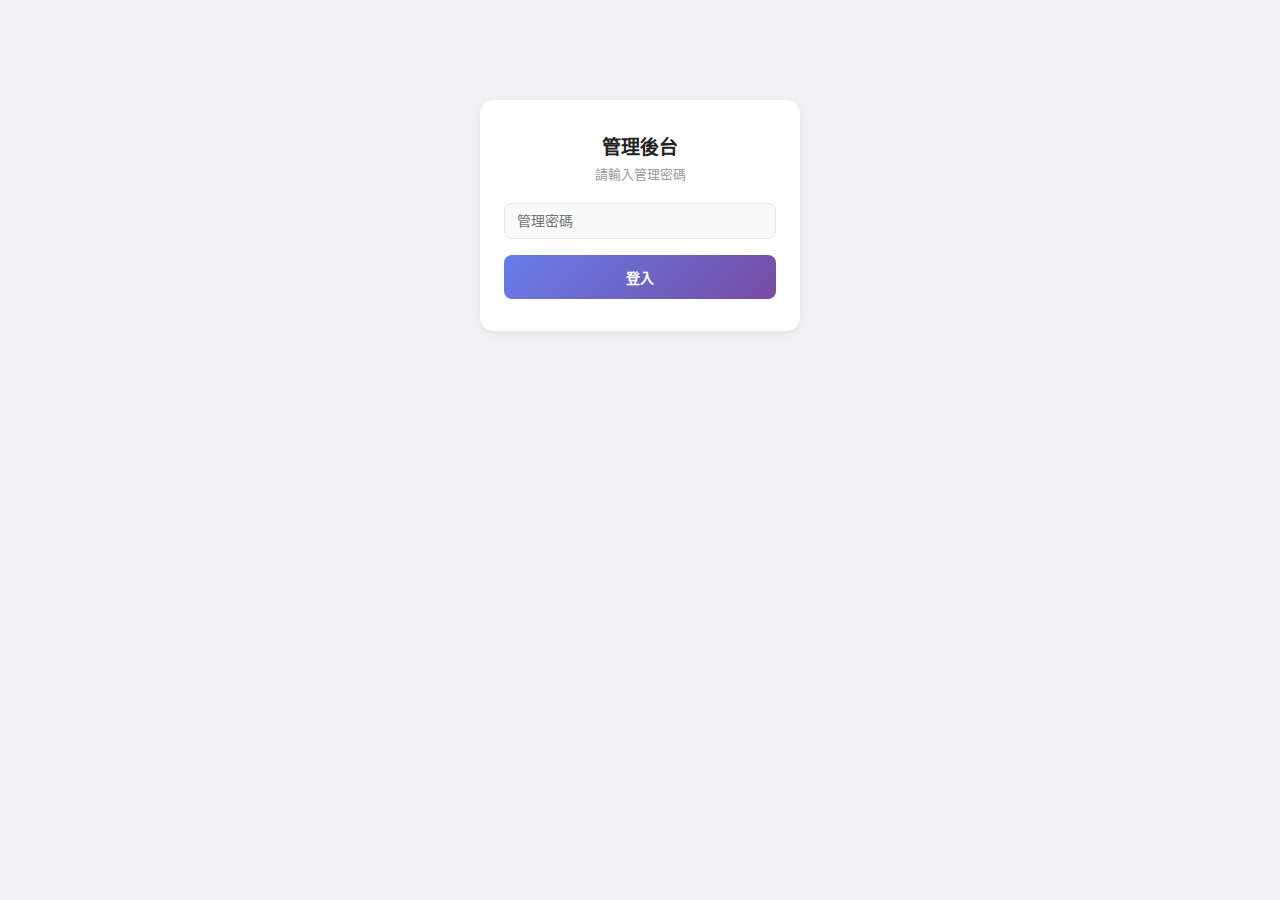
<file: booking-admin.html>
<!DOCTYPE html>
<html lang="zh-TW">
<head>
    <meta charset="UTF-8">
    <meta name="viewport" content="width=device-width, initial-scale=1.0">
    <title>預約系統 — 管理後台</title>
    <style>
        *, *::before, *::after { box-sizing: border-box; margin: 0; padding: 0; }

        body {
            font-family: -apple-system, BlinkMacSystemFont, 'Segoe UI', 'Noto Sans TC', sans-serif;
            background: #f0f2f5; min-height: 100vh; padding: 20px 16px; color: #222;
        }
        .wrap { max-width: 960px; margin: 0 auto; }

        /* ── Header ── */
        .header {
            background: linear-gradient(135deg,#667eea,#764ba2);
            border-radius: 16px; padding: 20px 24px; color: #fff;
            margin-bottom: 14px;
            display: flex; align-items: center; justify-content: space-between;
        }
        .header-left { display: flex; align-items: center; gap: 12px; }
        .header h1 { font-size: 18px; font-weight: 700; }
        .header p  { font-size: 12px; opacity: .75; margin-top: 2px; }
        .logout-btn {
            background: rgba(255,255,255,.18); color: #fff; border: none;
            padding: 7px 14px; border-radius: 8px; font-size: 12px; font-weight: 600;
            cursor: pointer; font-family: inherit;
        }
        .logout-btn:hover { background: rgba(255,255,255,.28); }

        /* ── Tabs ── */
        .tabs {
            display: flex; gap: 4px; background: #fff; border-radius: 12px;
            padding: 5px; margin-bottom: 14px;
            box-shadow: 0 2px 8px rgba(0,0,0,.07);
        }
        .tab {
            flex: 1; padding: 9px; border: none; border-radius: 9px;
            font-size: 13px; font-weight: 600; cursor: pointer;
            background: transparent; color: #999; font-family: inherit; transition: all .2s;
        }
        .tab.active { background: linear-gradient(135deg,#667eea,#764ba2); color: #fff; }
        .tab-panel { display: none; }
        .tab-panel.active { display: block; }

        /* ── Card ── */
        .card {
            background: #fff; border-radius: 14px; padding: 20px;
            box-shadow: 0 2px 8px rgba(0,0,0,.07); margin-bottom: 12px;
        }
        .card-title {
            font-size: 12px; font-weight: 700; color: #666;
            text-transform: uppercase; letter-spacing: .5px; margin-bottom: 14px;
            display: flex; justify-content: space-between; align-items: center;
        }

        /* ── Login ── */
        #login-wrap { max-width: 320px; margin: 80px auto 0; }
        #login-wrap .card { text-align: center; padding: 32px 24px; }
        #login-wrap h2 { font-size: 19px; margin-bottom: 5px; }
        #login-wrap p  { font-size: 13px; color: #999; margin-bottom: 20px; }

        /* ── Form ── */
        .field { margin-bottom: 10px; }
        label {
            display: block; font-size: 11px; font-weight: 700;
            color: #888; text-transform: uppercase; letter-spacing: .4px; margin-bottom: 4px;
        }
        input[type=text], input[type=password], input[type=search] {
            width: 100%; padding: 9px 12px;
            border: 1.5px solid #e2e8f0; border-radius: 8px;
            font-size: 14px; color: #333; background: #f8fafc; font-family: inherit;
            transition: border-color .2s;
        }
        input:focus { outline: none; border-color: #667eea; background: #fff; }
        .row2 { display: grid; grid-template-columns: 1fr 1fr; gap: 10px; }

        /* ── Buttons ── */
        .btn {
            display: inline-flex; align-items: center; justify-content: center; gap: 5px;
            padding: 8px 14px; border: none; border-radius: 8px;
            font-size: 12px; font-weight: 600; cursor: pointer; font-family: inherit; transition: all .15s;
        }
        .btn-primary { background: linear-gradient(135deg,#667eea,#764ba2); color: #fff; }
        .btn-primary:hover { opacity: .88; }
        .btn-primary:disabled { opacity: .45; cursor: not-allowed; }
        .btn-full { width: 100%; padding: 12px; font-size: 14px; }
        .btn-sm   { padding: 4px 10px; font-size: 11px; }
        .btn-ghost { background: #f1f5f9; color: #555; }
        .btn-ghost:hover { background: #e2e8f0; }
        .btn-success { background: #f0fff4; color: #276749; border: 1px solid #9ae6b4; }
        .btn-success:hover { background: #c6f6d5; }
        .btn-danger  { background: #fff5f5; color: #e53e3e; border: 1px solid #feb2b2; }
        .btn-danger:hover  { background: #fed7d7; }
        .btn-warn    { background: #fffbeb; color: #d97706; }
        .btn-warn:hover    { background: #fef3c7; }
        .btn:disabled { opacity: .45; cursor: not-allowed; }

        /* ── Stats ── */
        .stats { display: grid; grid-template-columns: repeat(3,1fr); gap: 10px; margin-bottom: 12px; }
        .stat { background: #fff; border-radius: 12px; padding: 14px 16px; box-shadow: 0 1px 5px rgba(0,0,0,.06); }
        .stat-num { font-size: 26px; font-weight: 800; color: #1a1a2e; }
        .stat-label { font-size: 11px; color: #aaa; margin-top: 2px; font-weight: 600; text-transform: uppercase; }

        /* ── Search & Filter bar ── */
        .toolbar {
            display: flex; gap: 8px; align-items: center; margin-bottom: 12px; flex-wrap: wrap;
        }
        .search-wrap { position: relative; flex: 1; min-width: 180px; }
        .search-wrap input { padding-left: 34px; }
        .search-icon {
            position: absolute; left: 11px; top: 50%; transform: translateY(-50%);
            color: #aaa; font-size: 14px; pointer-events: none;
        }
        .filter-btn {
            padding: 7px 13px; border: 1.5px solid #e2e8f0; border-radius: 20px;
            font-size: 12px; font-weight: 600; cursor: pointer; background: #fff;
            color: #888; font-family: inherit; transition: all .15s; white-space: nowrap;
        }
        .filter-btn.active { border-color: #667eea; color: #667eea; background: #eef2ff; }

        /* ── Table ── */
        .table-wrap { overflow-x: auto; }
        table {
            width: 100%; border-collapse: collapse; font-size: 13px;
        }
        thead th {
            padding: 9px 12px; text-align: left;
            font-size: 11px; font-weight: 700; color: #888;
            text-transform: uppercase; letter-spacing: .4px;
            border-bottom: 2px solid #f0f0f0; background: #fafafa;
            white-space: nowrap;
        }
        thead th:first-child { border-radius: 8px 0 0 0; }
        thead th:last-child  { border-radius: 0 8px 0 0; }
        tbody tr { border-bottom: 1px solid #f5f5f5; transition: background .12s; }
        tbody tr:last-child { border-bottom: none; }
        tbody tr:hover { background: #fafbff; }
        tbody td { padding: 11px 12px; vertical-align: middle; }
        td.name-cell { font-weight: 700; color: #1a1a2e; }
        td.purpose-cell {
            max-width: 200px; overflow: hidden;
            text-overflow: ellipsis; white-space: nowrap; color: #555;
        }
        td.contact-cell { color: #777; font-size: 12px; white-space: nowrap; }
        td.action-cell { white-space: nowrap; }
        td.action-cell .btn + .btn { margin-left: 4px; }

        /* ── Badge ── */
        .badge {
            display: inline-block; font-size: 10px; font-weight: 700;
            padding: 3px 8px; border-radius: 999px; white-space: nowrap;
        }
        .badge-pending  { background: #fef3c7; color: #92400e; }
        .badge-approved { background: #c6f6d5; color: #276749; }
        .badge-rejected { background: #e2e8f0; color: #718096; }

        /* ── Pagination ── */
        .pagination {
            display: flex; align-items: center; justify-content: space-between;
            padding-top: 14px; border-top: 1px solid #f0f0f0; margin-top: 4px;
            flex-wrap: wrap; gap: 8px;
        }
        .page-info { font-size: 12px; color: #999; }
        .page-btns { display: flex; gap: 4px; }
        .page-btn {
            width: 30px; height: 30px; border: 1.5px solid #e2e8f0; border-radius: 7px;
            background: #fff; color: #555; font-size: 12px; font-weight: 600;
            cursor: pointer; font-family: inherit; transition: all .15s;
            display: flex; align-items: center; justify-content: center;
        }
        .page-btn:hover:not(:disabled) { border-color: #667eea; color: #667eea; }
        .page-btn.active { background: #667eea; border-color: #667eea; color: #fff; }
        .page-btn:disabled { opacity: .35; cursor: not-allowed; }

        /* ── Contact list ── */
        .contact-item {
            display: flex; align-items: center; gap: 12px;
            padding: 11px 0; border-bottom: 1px solid #f5f5f5;
        }
        .contact-item:last-child { border-bottom: none; padding-bottom: 0; }
        .avatar {
            width: 36px; height: 36px; border-radius: 50%;
            background: linear-gradient(135deg,#667eea,#764ba2);
            display: flex; align-items: center; justify-content: center;
            font-size: 14px; font-weight: 700; color: #fff; flex-shrink: 0;
        }
        .avatar.disabled { background: #cbd5e0; }
        .info { flex: 1; min-width: 0; }
        .info-name { font-weight: 700; font-size: 14px; color: #1a1a2e; display: flex; align-items: center; gap: 7px; }
        .info-sub { font-size: 12px; color: #999; margin-top: 2px; white-space: nowrap; overflow: hidden; text-overflow: ellipsis; }
        .passphrase-tag {
            display: inline-block; background: #eef2ff; color: #4c51bf;
            font-size: 11px; font-weight: 600; padding: 2px 7px; border-radius: 6px;
            font-family: monospace; letter-spacing: .5px; margin-right: 4px;
        }
        .c-actions { display: flex; gap: 5px; flex-shrink: 0; }
        .edit-row {
            display: none; padding: 12px; background: #f8fafc;
            border-radius: 10px; margin-top: 8px;
        }
        .edit-row.open { display: block; }

        /* ── Alert ── */
        .alert {
            display: none; font-size: 13px; padding: 9px 13px;
            border-radius: 8px; margin-bottom: 10px;
        }
        .alert-err { background: #fff5f5; color: #c53030; border-left: 3px solid #fc8181; }
        .alert-ok  { background: #f0fff4; color: #276749; border-left: 3px solid #68d391; }

        /* ── Misc ── */
        .empty { text-align: center; padding: 32px; color: #ccc; font-size: 14px; }
        .spin {
            display: inline-block; width: 15px; height: 15px;
            border: 2px solid #ddd; border-top-color: #667eea;
            border-radius: 50%; animation: spin .6s linear infinite;
        }
        @keyframes spin { to { transform: rotate(360deg); } }
        .badge-on  { background: #c6f6d5; color: #276749; }
        .badge-off { background: #e2e8f0; color: #718096; }
    </style>
</head>
<body>

<!-- ── Login ── -->
<div id="login-wrap">
    <div class="card">
        <h2>管理後台</h2>
        <p>請輸入管理密碼</p>
        <div class="field">
            <input type="password" id="admin-pw" placeholder="管理密碼" autocomplete="off" />
        </div>
        <div class="alert alert-err" id="login-err"></div>
        <button class="btn btn-primary btn-full" id="login-btn" onclick="doLogin()" style="margin-top:6px">登入</button>
    </div>
</div>

<!-- ── Main ── -->
<div class="wrap" id="main-wrap" style="display:none">

    <div class="header">
        <div class="header-left">
            <div style="font-size:26px">🗓</div>
            <div><h1>預約管理後台</h1><p>達菲的預約系統</p></div>
        </div>
        <button class="logout-btn" onclick="doLogout()">登出</button>
    </div>

    <div class="tabs">
        <button class="tab active" id="tab-bookings" onclick="switchTab('bookings')">預約紀錄</button>
        <button class="tab"        id="tab-contacts" onclick="switchTab('contacts')">朋友管理</button>
    </div>

    <!-- ══ Tab: Bookings ══ -->
    <div class="tab-panel active" id="panel-bookings">

        <div class="stats">
            <div class="stat"><div class="stat-num" id="stat-pending">-</div><div class="stat-label">待審核</div></div>
            <div class="stat"><div class="stat-num" id="stat-approved">-</div><div class="stat-label">已確認</div></div>
            <div class="stat"><div class="stat-num" id="stat-rejected">-</div><div class="stat-label">已婉拒</div></div>
        </div>

        <div class="card">
            <div class="card-title">
                <span>預約紀錄</span>
                <button class="btn btn-sm btn-ghost" onclick="loadBookings()">重新整理</button>
            </div>

            <!-- Toolbar -->
            <div class="toolbar">
                <div class="search-wrap">
                    <span class="search-icon">🔍</span>
                    <input type="search" id="search-input" placeholder="搜尋姓名、目的、電話、LINE..." oninput="onSearch()" />
                </div>
                <button class="filter-btn active" onclick="setFilter('all',this)">全部</button>
                <button class="filter-btn" onclick="setFilter('pending',this)">待審核</button>
                <button class="filter-btn" onclick="setFilter('approved',this)">已確認</button>
                <button class="filter-btn" onclick="setFilter('rejected',this)">已婉拒</button>
            </div>

            <!-- Table -->
            <div class="table-wrap">
                <table>
                    <thead>
                        <tr>
                            <th>姓名</th>
                            <th>日期時間</th>
                            <th>聯絡方式</th>
                            <th>預約目的</th>
                            <th>狀態</th>
                            <th>操作</th>
                        </tr>
                    </thead>
                    <tbody id="booking-tbody">
                        <tr><td colspan="6" class="empty"><span class="spin"></span></td></tr>
                    </tbody>
                </table>
            </div>

            <!-- Pagination -->
            <div class="pagination">
                <div class="page-info" id="page-info"></div>
                <div class="page-btns" id="page-btns"></div>
            </div>
        </div>
    </div>

    <!-- ══ Tab: Contacts ══ -->
    <div class="tab-panel" id="panel-contacts">

        <div class="card">
            <div class="card-title">新增朋友</div>
            <div class="alert alert-err" id="add-err"></div>
            <div class="alert alert-ok"  id="add-ok"></div>
            <div class="row2">
                <div class="field"><label>名字 *</label>
                    <input type="text" id="add-name" placeholder="朋友的名字" /></div>
                <div class="field"><label>通關密語 *</label>
                    <input type="text" id="add-pass" placeholder="自訂密語" autocomplete="off" /></div>
            </div>
            <div class="row2">
                <div class="field"><label>電話</label>
                    <input type="text" id="add-phone" placeholder="0912-345-678（選填）" /></div>
                <div class="field"><label>LINE ID</label>
                    <input type="text" id="add-line" placeholder="LINE ID（選填）" /></div>
            </div>
            <button class="btn btn-primary" id="add-btn" onclick="doAdd()">新增</button>
        </div>

        <div class="card">
            <div class="card-title">
                <span>朋友列表</span>
                <span id="list-count" style="font-size:12px;color:#bbb;font-weight:400"></span>
            </div>
            <div id="contact-list"><div class="empty"><span class="spin"></span></div></div>
        </div>
    </div>

</div>

<script>
const SCRIPT_URL = 'https://script.google.com/macros/s/AKfycbwcbbKaXNTyKg3lNkA_enC6A9XE-g-ijQoTudsFxxfIJzucx1FpPl_ad796aYndSL1U/exec';
const PAGE_SIZE  = 15;

let ADMIN_PW   = '';
let contacts   = [];
let bookings   = [];
let curFilter  = 'all';
let curSearch  = '';
let curPage    = 1;

/* ══════════════════════════════════════
   Login / Logout
══════════════════════════════════════ */
async function doLogin() {
    const pw    = document.getElementById('admin-pw').value.trim();
    const errEl = document.getElementById('login-err');
    const btn   = document.getElementById('login-btn');
    if (!pw) return;
    errEl.style.display = 'none';
    btn.disabled = true; btn.textContent = '驗證中...';
    try {
        const res = await api({ action: 'listContacts', adminpw: pw });
        if (!res.ok) {
            errEl.textContent = res.error || '密碼錯誤';
            errEl.style.display = 'block';
            btn.disabled = false; btn.textContent = '登入';
            return;
        }
        ADMIN_PW = pw;
        contacts = res.contacts || [];
        document.getElementById('login-wrap').style.display = 'none';
        document.getElementById('main-wrap').style.display  = 'block';
        renderContacts();
        loadBookings();
    } catch (e) {
        errEl.textContent = '連線失敗：' + (e.message || '請確認 GAS 已重新部署');
        errEl.style.display = 'block';
        btn.disabled = false; btn.textContent = '登入';
    }
}
document.getElementById('admin-pw').addEventListener('keydown', e => { if (e.key === 'Enter') doLogin(); });

function doLogout() {
    ADMIN_PW = ''; contacts = []; bookings = [];
    document.getElementById('admin-pw').value = '';
    document.getElementById('main-wrap').style.display  = 'none';
    document.getElementById('login-wrap').style.display = 'block';
}

/* ══════════════════════════════════════
   Tabs
══════════════════════════════════════ */
function switchTab(name) {
    ['bookings','contacts'].forEach(t => {
        document.getElementById('tab-' + t).classList.toggle('active', t === name);
        document.getElementById('panel-' + t).classList.toggle('active', t === name);
    });
}

/* ══════════════════════════════════════
   Bookings
══════════════════════════════════════ */
async function loadBookings() {
    document.getElementById('booking-tbody').innerHTML =
        '<tr><td colspan="6" class="empty"><span class="spin"></span></td></tr>';
    try {
        const res = await api({ action: 'listBookings', adminpw: ADMIN_PW });
        if (!res.ok) { showTbError(res.error); return; }
        bookings = res.bookings || [];
        updateStats();
        curPage = 1;
        renderTable();
    } catch (e) { showTbError(e.message); }
}

function showTbError(msg) {
    document.getElementById('booking-tbody').innerHTML =
        '<tr><td colspan="6" class="empty" style="color:#e53e3e">載入失敗：' + esc(msg || '') + '</td></tr>';
}

function updateStats() {
    document.getElementById('stat-pending').textContent  = bookings.filter(b => b.status === 'pending').length;
    document.getElementById('stat-approved').textContent = bookings.filter(b => b.status === 'approved').length;
    document.getElementById('stat-rejected').textContent = bookings.filter(b => b.status === 'rejected').length;
}

function setFilter(f, el) {
    curFilter = f; curPage = 1;
    document.querySelectorAll('.filter-btn').forEach(b => b.classList.remove('active'));
    el.classList.add('active');
    renderTable();
}

function onSearch() {
    curSearch = document.getElementById('search-input').value.toLowerCase();
    curPage = 1;
    renderTable();
}

function getFiltered() {
    return bookings.filter(b => {
        if (curFilter !== 'all' && b.status !== curFilter) return false;
        if (!curSearch) return true;
        return [b.name, b.purpose, b.phone, b.line, b.notes, b.date]
            .some(v => String(v || '').toLowerCase().includes(curSearch));
    });
}

function renderTable() {
    const filtered = getFiltered();
    const total    = filtered.length;
    const pages    = Math.max(1, Math.ceil(total / PAGE_SIZE));
    if (curPage > pages) curPage = pages;

    const slice = filtered.slice((curPage - 1) * PAGE_SIZE, curPage * PAGE_SIZE);
    const tbody = document.getElementById('booking-tbody');

    if (!slice.length) {
        tbody.innerHTML = '<tr><td colspan="6" class="empty">沒有符合的預約紀錄</td></tr>';
        document.getElementById('page-info').textContent = '';
        document.getElementById('page-btns').innerHTML  = '';
        return;
    }

    tbody.innerHTML = slice.map(b => {
        const isPending = b.status === 'pending';
        const contact   = [b.phone ? b.phone : '', b.line ? 'LINE:' + b.line : '']
                            .filter(Boolean).join(' / ') || '—';
        return `<tr>
            <td class="name-cell">${esc(b.name)}</td>
            <td style="white-space:nowrap;color:#555">${esc(b.date)}<br><span style="color:#aaa;font-size:11px">${esc(b.time)}</span></td>
            <td class="contact-cell">${esc(contact)}</td>
            <td class="purpose-cell" title="${esc(b.purpose)}">${esc(b.purpose)}${b.notes ? '<br><span style="color:#bbb;font-size:11px">' + esc(b.notes) + '</span>' : ''}</td>
            <td><span class="badge badge-${b.status}">${statusLabel(b.status)}</span></td>
            <td class="action-cell">
                ${isPending ? `
                    <button class="btn btn-sm btn-success" onclick="doApprove('${b.id}','${b.token}',this)">確認</button>
                    <button class="btn btn-sm btn-warn"    onclick="doReject('${b.id}','${b.token}',this)">婉拒</button>
                ` : ''}
                <button class="btn btn-sm btn-danger" onclick="doDeleteBooking('${b.id}',this)">刪除</button>
            </td>
        </tr>`;
    }).join('');

    // Pagination info
    const from = (curPage - 1) * PAGE_SIZE + 1;
    const to   = Math.min(curPage * PAGE_SIZE, total);
    document.getElementById('page-info').textContent = `共 ${total} 筆，第 ${from}–${to} 筆`;

    // Page buttons
    const btnWrap = document.getElementById('page-btns');
    let html = `<button class="page-btn" onclick="goPage(${curPage-1})" ${curPage===1?'disabled':''}>‹</button>`;
    const range = pageRange(curPage, pages);
    range.forEach(p => {
        if (p === '…') { html += `<button class="page-btn" disabled>…</button>`; return; }
        html += `<button class="page-btn ${p===curPage?'active':''}" onclick="goPage(${p})">${p}</button>`;
    });
    html += `<button class="page-btn" onclick="goPage(${curPage+1})" ${curPage===pages?'disabled':''}>›</button>`;
    btnWrap.innerHTML = html;
}

function pageRange(cur, total) {
    if (total <= 7) return Array.from({length: total}, (_,i) => i+1);
    const pages = [1];
    if (cur > 3)       pages.push('…');
    for (let p = Math.max(2, cur-1); p <= Math.min(total-1, cur+1); p++) pages.push(p);
    if (cur < total-2) pages.push('…');
    pages.push(total);
    return pages;
}

function goPage(p) { curPage = p; renderTable(); }

function statusLabel(s) {
    return { pending: '待審核', approved: '已確認', rejected: '已婉拒' }[s] || s;
}

async function doApprove(id, token, btn) {
    btn.disabled = true; btn.textContent = '處理中...';
    try {
        const res = await api({ action: 'approveBookingApi', adminpw: ADMIN_PW, id, token });
        if (!res.ok) { alert('失敗：' + (res.error || '未知錯誤')); btn.disabled = false; btn.textContent = '確認'; return; }
        await loadBookings();
    } catch (e) { alert('連線失敗：' + e.message); btn.disabled = false; btn.textContent = '確認'; }
}

async function doReject(id, token, btn) {
    if (!confirm('確定婉拒此預約？')) return;
    btn.disabled = true; btn.textContent = '處理中...';
    try {
        const res = await api({ action: 'rejectBookingApi', adminpw: ADMIN_PW, id, token });
        if (!res.ok) { alert('失敗：' + (res.error || '未知錯誤')); btn.disabled = false; btn.textContent = '婉拒'; return; }
        await loadBookings();
    } catch (e) { alert('連線失敗：' + e.message); btn.disabled = false; btn.textContent = '婉拒'; }
}

async function doDeleteBooking(id, btn) {
    if (!confirm('確定刪除此筆預約紀錄？此操作無法復原。')) return;
    btn.disabled = true; btn.textContent = '刪除中...';
    try {
        const res = await api({ action: 'deleteBooking', adminpw: ADMIN_PW, id });
        if (!res.ok) { alert('失敗：' + (res.error || '未知錯誤')); btn.disabled = false; btn.textContent = '刪除'; return; }
        await loadBookings();
    } catch (e) { alert('連線失敗：' + e.message); btn.disabled = false; btn.textContent = '刪除'; }
}

/* ══════════════════════════════════════
   Contacts
══════════════════════════════════════ */
function renderContacts() {
    const el = document.getElementById('contact-list');
    document.getElementById('list-count').textContent = contacts.length + ' 人';
    if (!contacts.length) { el.innerHTML = '<div class="empty">還沒有朋友，從上方新增吧！</div>'; return; }
    el.innerHTML = contacts.map(c => `
        <div class="contact-item" id="ci-${c.id}">
            <div class="avatar ${c.enabled?'':'disabled'}">${esc(c.name[0])}</div>
            <div class="info">
                <div class="info-name">
                    ${esc(c.name)}
                    <span class="badge ${c.enabled?'badge-on':'badge-off'}">${c.enabled?'啟用':'停用'}</span>
                </div>
                <div class="info-sub">
                    <span class="passphrase-tag">${esc(c.passphrase)}</span>
                    ${c.phone ? '📞 '+esc(c.phone) : ''}
                    ${c.line  ? '　LINE '+esc(c.line) : ''}
                    ${!c.phone&&!c.line ? '（未留聯絡方式）' : ''}
                </div>
            </div>
            <div class="c-actions">
                <button class="btn btn-sm btn-ghost"  onclick="openEdit('${c.id}')">編輯</button>
                <button class="btn btn-sm btn-warn"   onclick="doToggle('${c.id}')">${c.enabled?'停用':'啟用'}</button>
                <button class="btn btn-sm btn-danger" onclick="doDelete('${c.id}','${esc(c.name)}')">刪除</button>
            </div>
        </div>
        <div class="edit-row" id="er-${c.id}">
            <div class="row2">
                <div class="field"><label>名字</label>
                    <input type="text" id="en-${c.id}" value="${esc(c.name)}" /></div>
                <div class="field"><label>通關密語</label>
                    <input type="text" id="ep-${c.id}" value="${esc(c.passphrase)}" autocomplete="off" /></div>
            </div>
            <div class="row2">
                <div class="field"><label>電話</label>
                    <input type="text" id="ephone-${c.id}" value="${esc(c.phone||'')}" /></div>
                <div class="field"><label>LINE ID</label>
                    <input type="text" id="eline-${c.id}" value="${esc(c.line||'')}" /></div>
            </div>
            <div style="display:flex;gap:8px;margin-top:6px">
                <button class="btn btn-sm btn-primary" onclick="doUpdate('${c.id}')">儲存</button>
                <button class="btn btn-sm btn-ghost"   onclick="closeEdit('${c.id}')">取消</button>
            </div>
            <div class="alert alert-err" id="ee-${c.id}" style="margin-top:8px"></div>
        </div>
    `).join('');
}

function openEdit(id) {
    document.querySelectorAll('.edit-row').forEach(el => el.classList.remove('open'));
    document.getElementById('er-' + id).classList.add('open');
}
function closeEdit(id) { document.getElementById('er-' + id).classList.remove('open'); }

async function doAdd() {
    const name  = document.getElementById('add-name').value.trim();
    const pass  = document.getElementById('add-pass').value.trim();
    const phone = document.getElementById('add-phone').value.trim();
    const line  = document.getElementById('add-line').value.trim();
    const errEl = document.getElementById('add-err');
    const okEl  = document.getElementById('add-ok');
    errEl.style.display = 'none'; okEl.style.display = 'none';
    if (!name||!pass) { errEl.textContent='名字和通關密語為必填'; errEl.style.display='block'; return; }
    const btn = document.getElementById('add-btn');
    btn.disabled = true; btn.textContent = '新增中...';
    const res = await api({ action:'addContact', adminpw:ADMIN_PW, name, passphrase:pass, phone, line });
    btn.disabled = false; btn.textContent = '新增';
    if (!res.ok) { errEl.textContent=res.error||'新增失敗'; errEl.style.display='block'; return; }
    okEl.textContent = name+' 已新增！'; okEl.style.display='block';
    ['add-name','add-pass','add-phone','add-line'].forEach(id => document.getElementById(id).value='');
    setTimeout(() => okEl.style.display='none', 2500);
    await reloadContacts();
}

async function doUpdate(id) {
    const name  = document.getElementById('en-'+id).value.trim();
    const pass  = document.getElementById('ep-'+id).value.trim();
    const phone = document.getElementById('ephone-'+id).value.trim();
    const line  = document.getElementById('eline-'+id).value.trim();
    const errEl = document.getElementById('ee-'+id);
    errEl.style.display='none';
    if (!name||!pass) { errEl.textContent='名字和密語不能空白'; errEl.style.display='block'; return; }
    const res = await api({ action:'updateContact', adminpw:ADMIN_PW, id, name, passphrase:pass, phone, line });
    if (!res.ok) { errEl.textContent=res.error||'更新失敗'; errEl.style.display='block'; return; }
    closeEdit(id);
    await reloadContacts();
}

async function doToggle(id) {
    await api({ action:'toggleContact', adminpw:ADMIN_PW, id });
    await reloadContacts();
}

async function doDelete(id, name) {
    if (!confirm('確定要刪除「'+name+'」？')) return;
    await api({ action:'deleteContact', adminpw:ADMIN_PW, id });
    await reloadContacts();
}

async function reloadContacts() {
    const res = await api({ action:'listContacts', adminpw:ADMIN_PW });
    contacts = res.contacts || [];
    renderContacts();
}

/* ══════════════════════════════════════
   Helpers
══════════════════════════════════════ */
async function api(params) {
    const url  = SCRIPT_URL + '?' + new URLSearchParams(params).toString();
    const res  = await fetch(url, { redirect:'follow' });
    const text = await res.text();
    try { return JSON.parse(text); }
    catch (_) { throw new Error('回應格式錯誤，請確認 GAS 已重新部署。(' + text.slice(0,60) + ')'); }
}

function esc(s) {
    return String(s||'')
        .replace(/&/g,'&amp;').replace(/</g,'&lt;')
        .replace(/>/g,'&gt;').replace(/"/g,'&quot;');
}
</script>
</body>
</html>
</file>
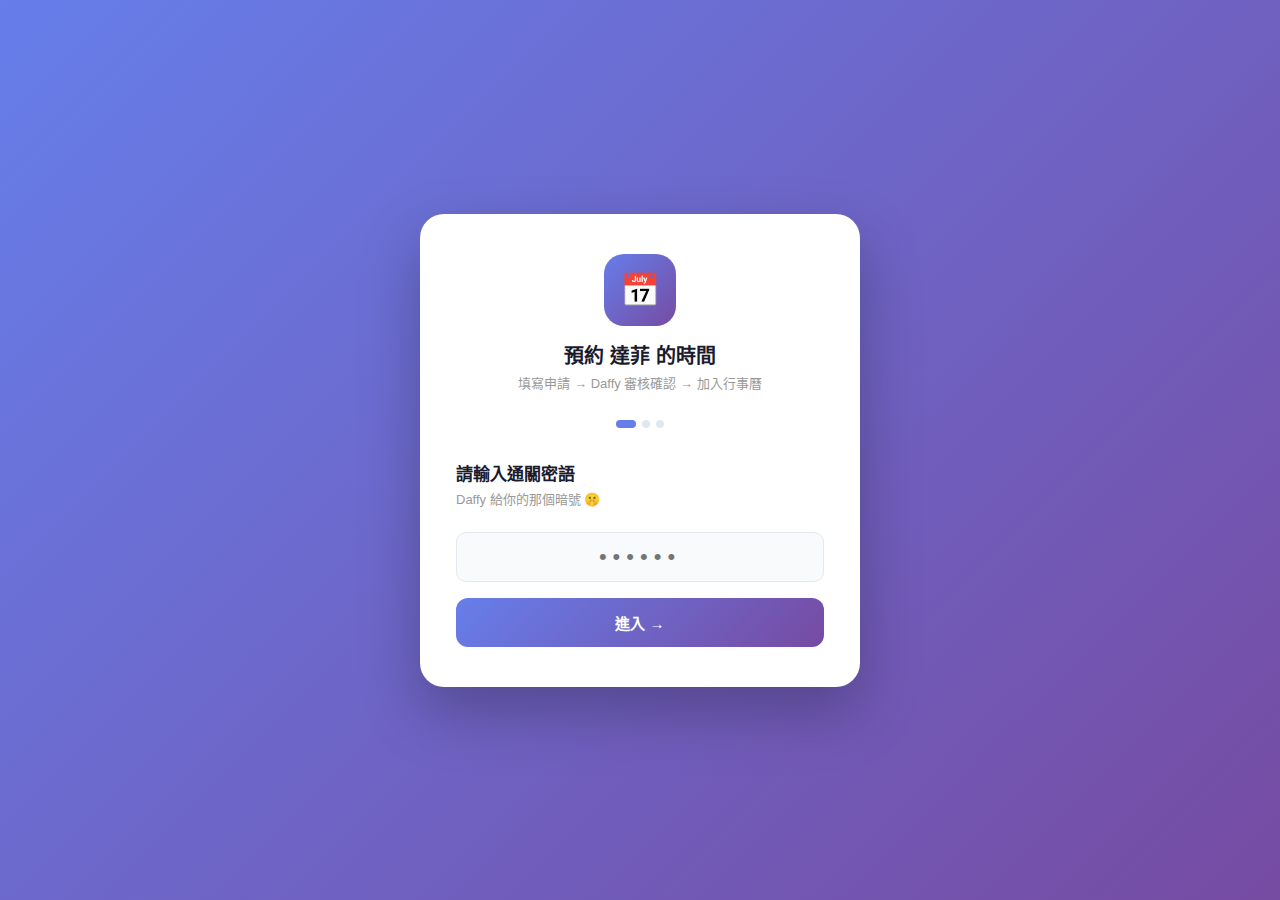
<file: booking.html>
<!DOCTYPE html>
<html lang="zh-TW">
<head>
    <meta charset="UTF-8">
    <meta name="viewport" content="width=device-width, initial-scale=1.0">
    <title>預約時間</title>
    <style>
        *, *::before, *::after { box-sizing: border-box; margin: 0; padding: 0; }

        body {
            font-family: -apple-system, BlinkMacSystemFont, 'Segoe UI', 'Noto Sans TC', sans-serif;
            min-height: 100vh;
            display: flex;
            align-items: center;
            justify-content: center;
            background: linear-gradient(135deg, #667eea 0%, #764ba2 100%);
            padding: 24px 16px;
        }

        .card {
            background: #fff;
            border-radius: 24px;
            padding: 40px 36px;
            width: 100%;
            max-width: 440px;
            box-shadow: 0 25px 60px rgba(0,0,0,0.25);
        }

        /* ── Header ── */
        .logo { text-align: center; margin-bottom: 28px; }
        .logo-icon {
            width: 72px; height: 72px;
            background: linear-gradient(135deg, #667eea, #764ba2);
            border-radius: 20px;
            display: inline-flex; align-items: center; justify-content: center;
            font-size: 32px; margin-bottom: 14px;
        }
        .logo h1 { font-size: 20px; font-weight: 700; color: #1a1a2e; }
        .logo p  { font-size: 13px; color: #999; margin-top: 4px; }

        /* ── Step dots ── */
        .steps {
            display: flex; align-items: center; justify-content: center;
            gap: 6px; margin-bottom: 32px;
        }
        .dot {
            width: 8px; height: 8px; border-radius: 4px;
            background: #e2e8f0; transition: all .3s ease;
        }
        .dot.active { background: #667eea; width: 20px; }
        .dot.done   { background: #68d391; width: 8px; }

        /* ── Step panels ── */
        .step { display: none; }
        .step.show { display: block; animation: fadeUp .3s ease; }

        @keyframes fadeUp {
            from { opacity: 0; transform: translateY(10px); }
            to   { opacity: 1; transform: translateY(0);    }
        }

        .step-heading { font-size: 17px; font-weight: 700; color: #1a1a2e; margin-bottom: 4px; }
        .step-sub     { font-size: 13px; color: #999; margin-bottom: 24px; }

        /* ── Form ── */
        .field { margin-bottom: 14px; }

        label {
            display: block;
            font-size: 11px; font-weight: 700;
            color: #777; text-transform: uppercase; letter-spacing: .5px;
            margin-bottom: 6px;
        }
        .req::after { content: ' *'; color: #fc8181; }

        input[type=text], input[type=email], input[type=date],
        input[type=time], input[type=password], textarea {
            width: 100%;
            padding: 11px 14px;
            border: 1.5px solid #e2e8f0;
            border-radius: 10px;
            font-size: 14px; color: #333;
            background: #f8fafc;
            font-family: inherit;
            transition: border-color .2s, background .2s;
        }
        input:focus, textarea:focus {
            outline: none;
            border-color: #667eea;
            background: #fff;
        }
        textarea { min-height: 90px; resize: vertical; }

        .row2 { display: grid; grid-template-columns: 1fr 1fr; gap: 12px; }

        /* ── Button ── */
        .btn {
            display: block; width: 100%;
            padding: 14px; border: none; border-radius: 12px;
            font-size: 15px; font-weight: 600; cursor: pointer;
            margin-top: 16px; transition: all .2s; font-family: inherit;
        }
        .btn-main {
            background: linear-gradient(135deg, #667eea, #764ba2);
            color: #fff;
        }
        .btn-main:hover  { transform: translateY(-1px); box-shadow: 0 8px 20px rgba(102,126,234,.4); }
        .btn-main:active { transform: translateY(0); }
        .btn-main:disabled { opacity: .55; cursor: not-allowed; transform: none; box-shadow: none; }

        /* ── Passphrase ── */
        #passphrase {
            text-align: center;
            letter-spacing: 6px;
            font-size: 22px;
        }

        /* ── Error ── */
        .err {
            display: none;
            color: #c53030;
            font-size: 12px;
            margin-top: 8px;
            padding: 8px 12px;
            background: #fff5f5;
            border-radius: 8px;
            border-left: 3px solid #fc8181;
        }

        /* ── Success ── */
        .success-wrap { text-align: center; }
        .success-icon  { font-size: 56px; margin-bottom: 16px; }
        .success-title { font-size: 22px; font-weight: 700; color: #1a1a2e; margin-bottom: 8px; }
        .success-desc  { font-size: 14px; color: #666; line-height: 1.6; }

        .booking-card {
            background: #f8fafc; border-radius: 12px;
            padding: 16px; margin: 20px 0; text-align: left;
        }
        .booking-card p { font-size: 13px; color: #555; margin-bottom: 6px; }
        .booking-card p:last-child { margin-bottom: 0; }
        .booking-card b { color: #333; }
        .hint { font-size: 12px; color: #bbb; margin-top: 8px; }
    </style>
</head>
<body>
<div class="card">

    <div class="logo">
        <div class="logo-icon">📅</div>
        <h1>預約 達菲 的時間</h1>
        <p>填寫申請 → Daffy 審核確認 → 加入行事曆</p>
    </div>

    <div class="steps">
        <div class="dot active" id="d0"></div>
        <div class="dot"        id="d1"></div>
        <div class="dot"        id="d2"></div>
    </div>

    <!-- Step 0: Passphrase -->
    <div class="step show" id="s0">
        <div class="step-heading">請輸入通關密語</div>
        <div class="step-sub">Daffy 給你的那個暗號 🤫</div>
        <div class="field">
            <input type="password" id="passphrase" placeholder="••••••" maxlength="30" autocomplete="off" />
            <div class="err" id="err0">通關密語不對喔，再想想 🤔</div>
        </div>
        <button class="btn btn-main" onclick="checkPass()">進入 →</button>
    </div>

    <!-- Step 1: Booking Form -->
    <div class="step" id="s1">
        <div class="step-heading">填寫預約資料</div>
        <div class="step-sub">告訴 Daffy 你想約什麼時間和目的</div>

        <div class="field">
            <label class="req">你的名字</label>
            <input type="text" id="f-name" placeholder="你叫什麼名字?" />
        </div>
        <div class="field">
            <label class="req">聯絡 Email</label>
            <input type="email" id="f-email" placeholder="確認信會寄到這裡" />
        </div>
        <div class="row2">
            <div class="field">
                <label class="req">希望日期</label>
                <input type="date" id="f-date" />
            </div>
            <div class="field">
                <label class="req">希望時間</label>
                <input type="time" id="f-time" />
            </div>
        </div>
        <div class="field">
            <label class="req">預約目的</label>
            <textarea id="f-purpose" placeholder="簡單說說想聊什麼、想做什麼..."></textarea>
        </div>
        <div class="field">
            <label>其他備註</label>
            <input type="text" id="f-notes" placeholder="還有什麼補充? (可不填)" />
        </div>

        <div class="err" id="err1"></div>
        <button class="btn btn-main" id="submit-btn" onclick="doSubmit()">送出預約申請 ✉</button>
    </div>

    <!-- Step 2: Done -->
    <div class="step" id="s2">
        <div class="success-wrap">
            <div class="success-icon">🎉</div>
            <div class="success-title">申請已送出!</div>
            <div class="success-desc">Daffy 收到通知後會審核<br>確認後會寄 email 給你 📧</div>
            <div class="booking-card" id="summary"></div>
            <div class="hint">通常 24 小時內回覆，請耐心等候 😊</div>
        </div>
    </div>

</div>

<script>
/* =========================================================
   設定區 — 部署前請填入以下兩個值
   ========================================================= */
const CONFIG = {
    PASSPHRASE: 'DaffyXDXDXD',
    SCRIPT_URL: 'https://script.google.com/macros/s/AKfycbwcbbKaXNTyKg3lNkA_enC6A9XE-g-ijQoTudsFxxfIJzucx1FpPl_ad796aYndSL1U/exec',
    OWNER_NAME: '達菲',
};
/* ========================================================= */

let _step = 0;

function goStep(n) {
    document.getElementById('s' + _step).classList.remove('show');
    document.getElementById('d' + _step).classList.remove('active');
    document.getElementById('d' + _step).classList.add('done');
    _step = n;
    document.getElementById('s' + n).classList.add('show');
    document.getElementById('d' + n).classList.remove('done');
    document.getElementById('d' + n).classList.add('active');
}

function checkPass() {
    const val = document.getElementById('passphrase').value;
    const err = document.getElementById('err0');
    if (val === CONFIG.PASSPHRASE) {
        err.style.display = 'none';
        goStep(1);
        document.getElementById('f-date').min = new Date().toISOString().slice(0, 10);
    } else {
        err.style.display = 'block';
        document.getElementById('passphrase').value = '';
        document.getElementById('passphrase').focus();
    }
}

document.getElementById('passphrase').addEventListener('keydown', e => {
    if (e.key === 'Enter') checkPass();
});

async function doSubmit() {
    const name    = document.getElementById('f-name').value.trim();
    const email   = document.getElementById('f-email').value.trim();
    const date    = document.getElementById('f-date').value;
    const time    = document.getElementById('f-time').value;
    const purpose = document.getElementById('f-purpose').value.trim();
    const notes   = document.getElementById('f-notes').value.trim();
    const err     = document.getElementById('err1');
    const btn     = document.getElementById('submit-btn');

    // Validation
    if (!name || !email || !date || !time || !purpose) {
        err.style.display = 'block';
        err.textContent = '請填寫所有必填欄位 (*)';
        return;
    }
    if (!email.includes('@') || !email.includes('.')) {
        err.style.display = 'block';
        err.textContent = 'Email 格式不正確';
        return;
    }
    err.style.display = 'none';
    btn.disabled = true;
    btn.textContent = '送出中...';

    // Submit to Apps Script via no-cors POST
    // (response is opaque but request goes through; we show success optimistically)
    if (CONFIG.SCRIPT_URL && !CONFIG.SCRIPT_URL.startsWith('YOUR_')) {
        try {
            await fetch(CONFIG.SCRIPT_URL, {
                method: 'POST',
                mode: 'no-cors',
                body: new URLSearchParams({ name, email, date, time, purpose, notes, passphrase: CONFIG.PASSPHRASE })
            });
        } catch (_) { /* no-cors swallows errors; Apps Script still processes the request */ }
    } else {
        console.warn('[booking] SCRIPT_URL not configured — booking was NOT sent to backend.');
    }

    // Show success (optimistic)
    let displayDate = date + ' ' + time;
    try {
        displayDate = new Date(date + 'T' + time + ':00').toLocaleString('zh-TW', {
            year: 'numeric', month: 'long', day: 'numeric',
            weekday: 'short', hour: '2-digit', minute: '2-digit'
        });
    } catch (_) {}

    document.getElementById('summary').innerHTML = `
        <p>👤 <b>姓名:</b> ${esc(name)}</p>
        <p>📧 <b>Email:</b> ${esc(email)}</p>
        <p>📅 <b>日期時間:</b> ${displayDate}</p>
        <p>💬 <b>目的:</b> ${esc(purpose)}</p>
        ${notes ? `<p>📝 <b>備註:</b> ${esc(notes)}</p>` : ''}
    `;
    goStep(2);
}

function esc(s) {
    return String(s)
        .replace(/&/g,'&amp;').replace(/</g,'&lt;')
        .replace(/>/g,'&gt;').replace(/"/g,'&quot;');
}
</script>
</body>
</html>
</file>
